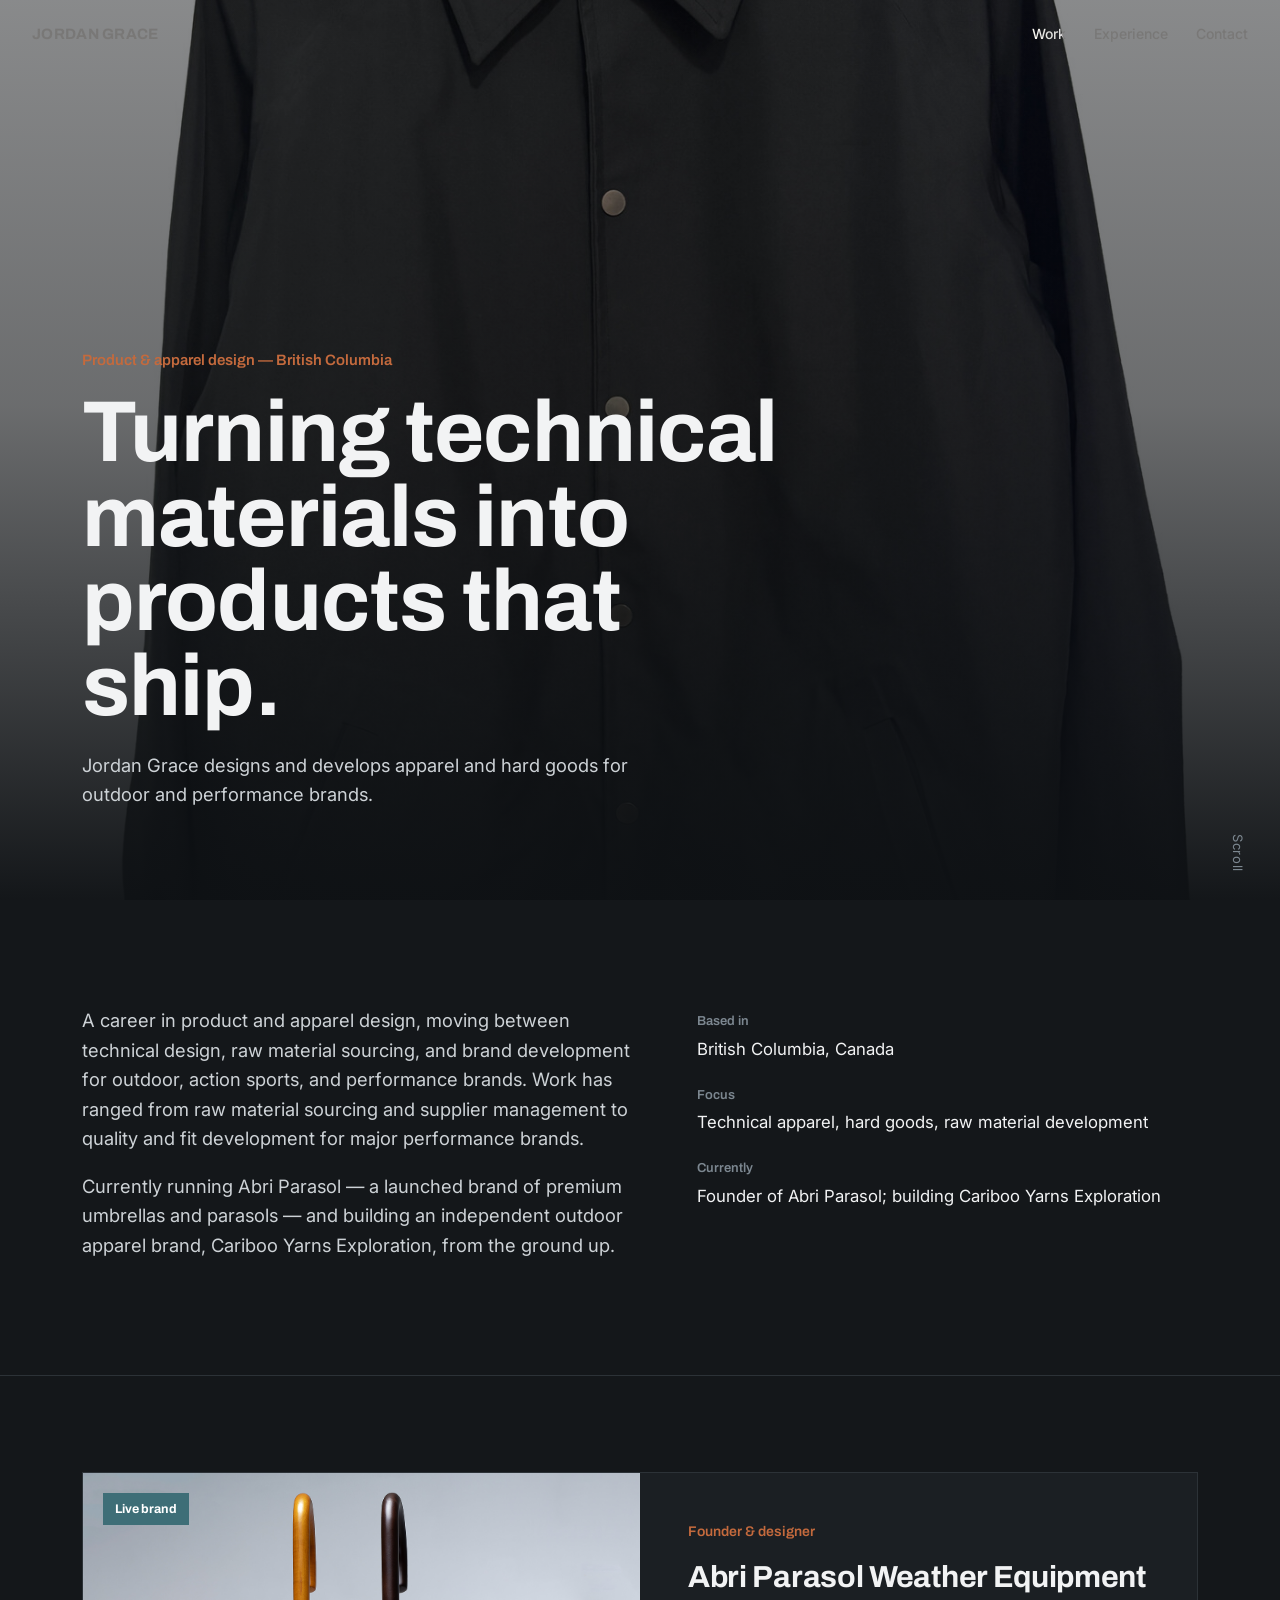
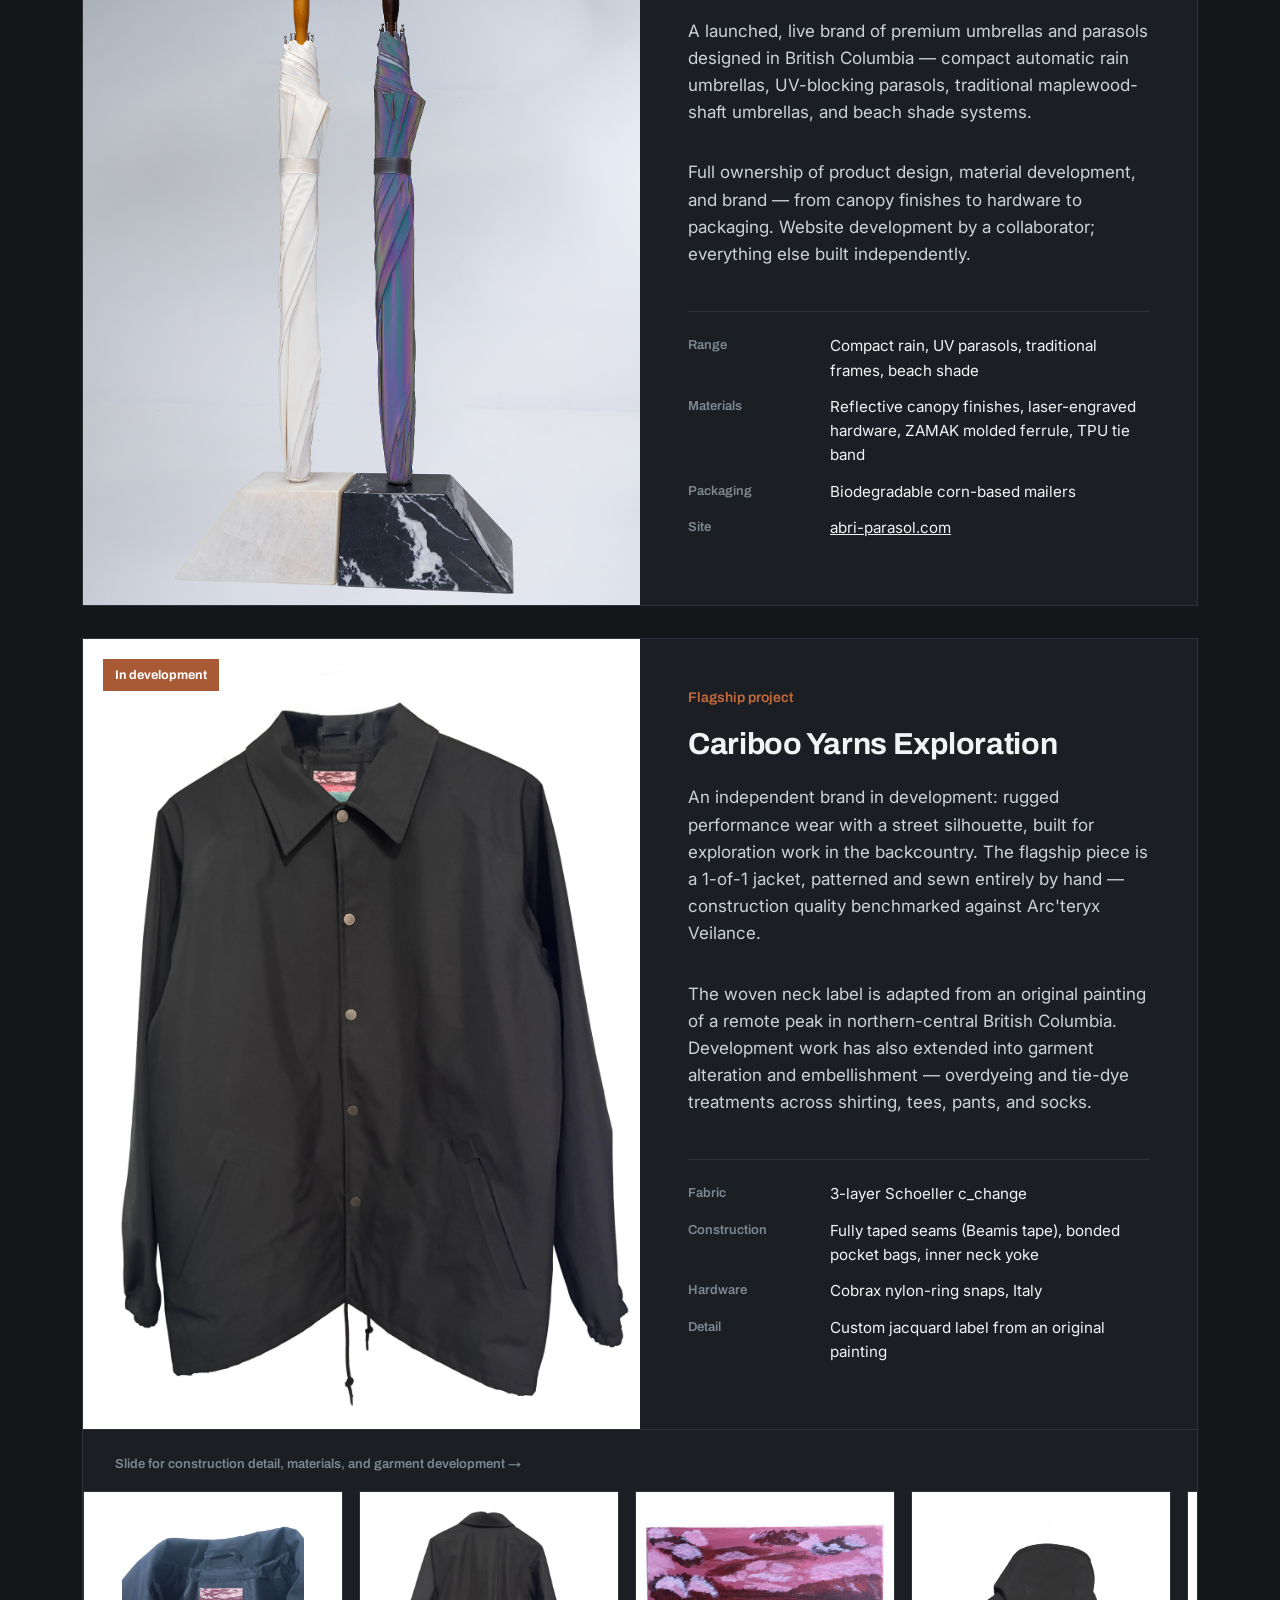
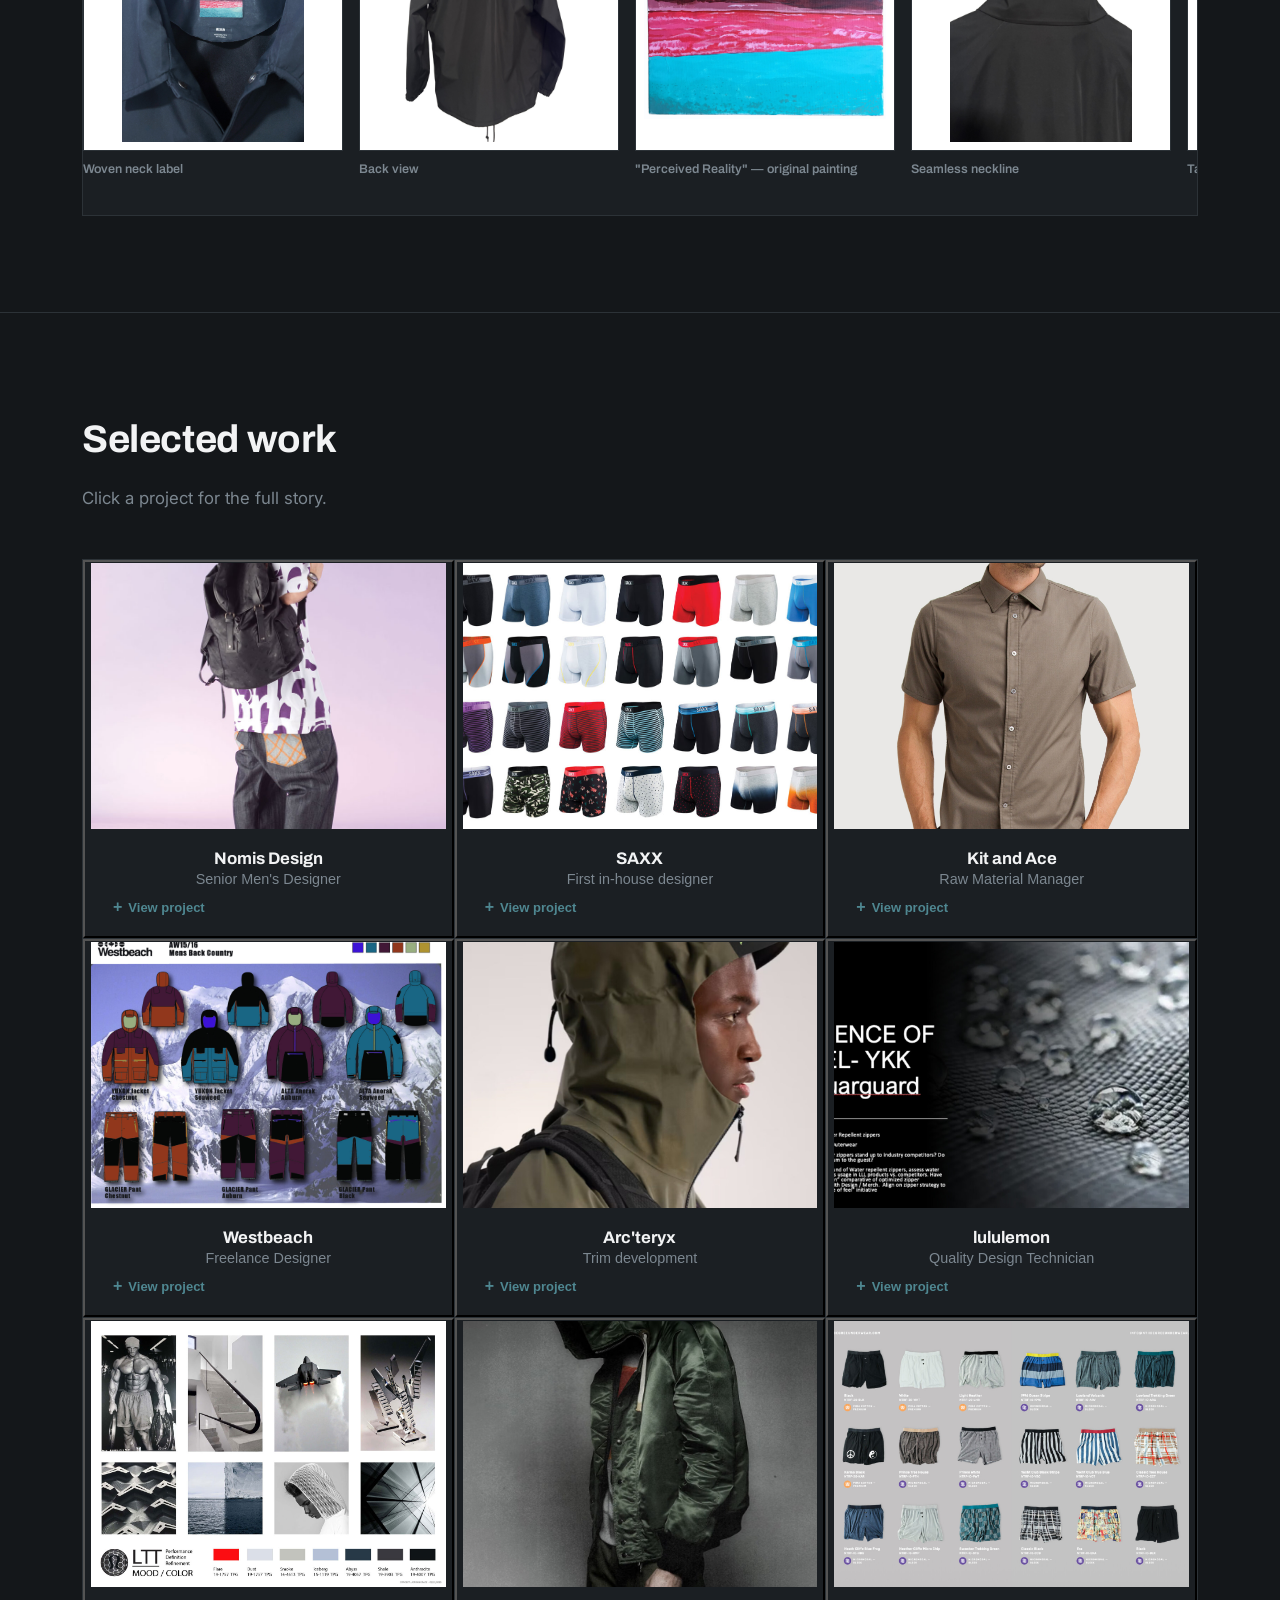
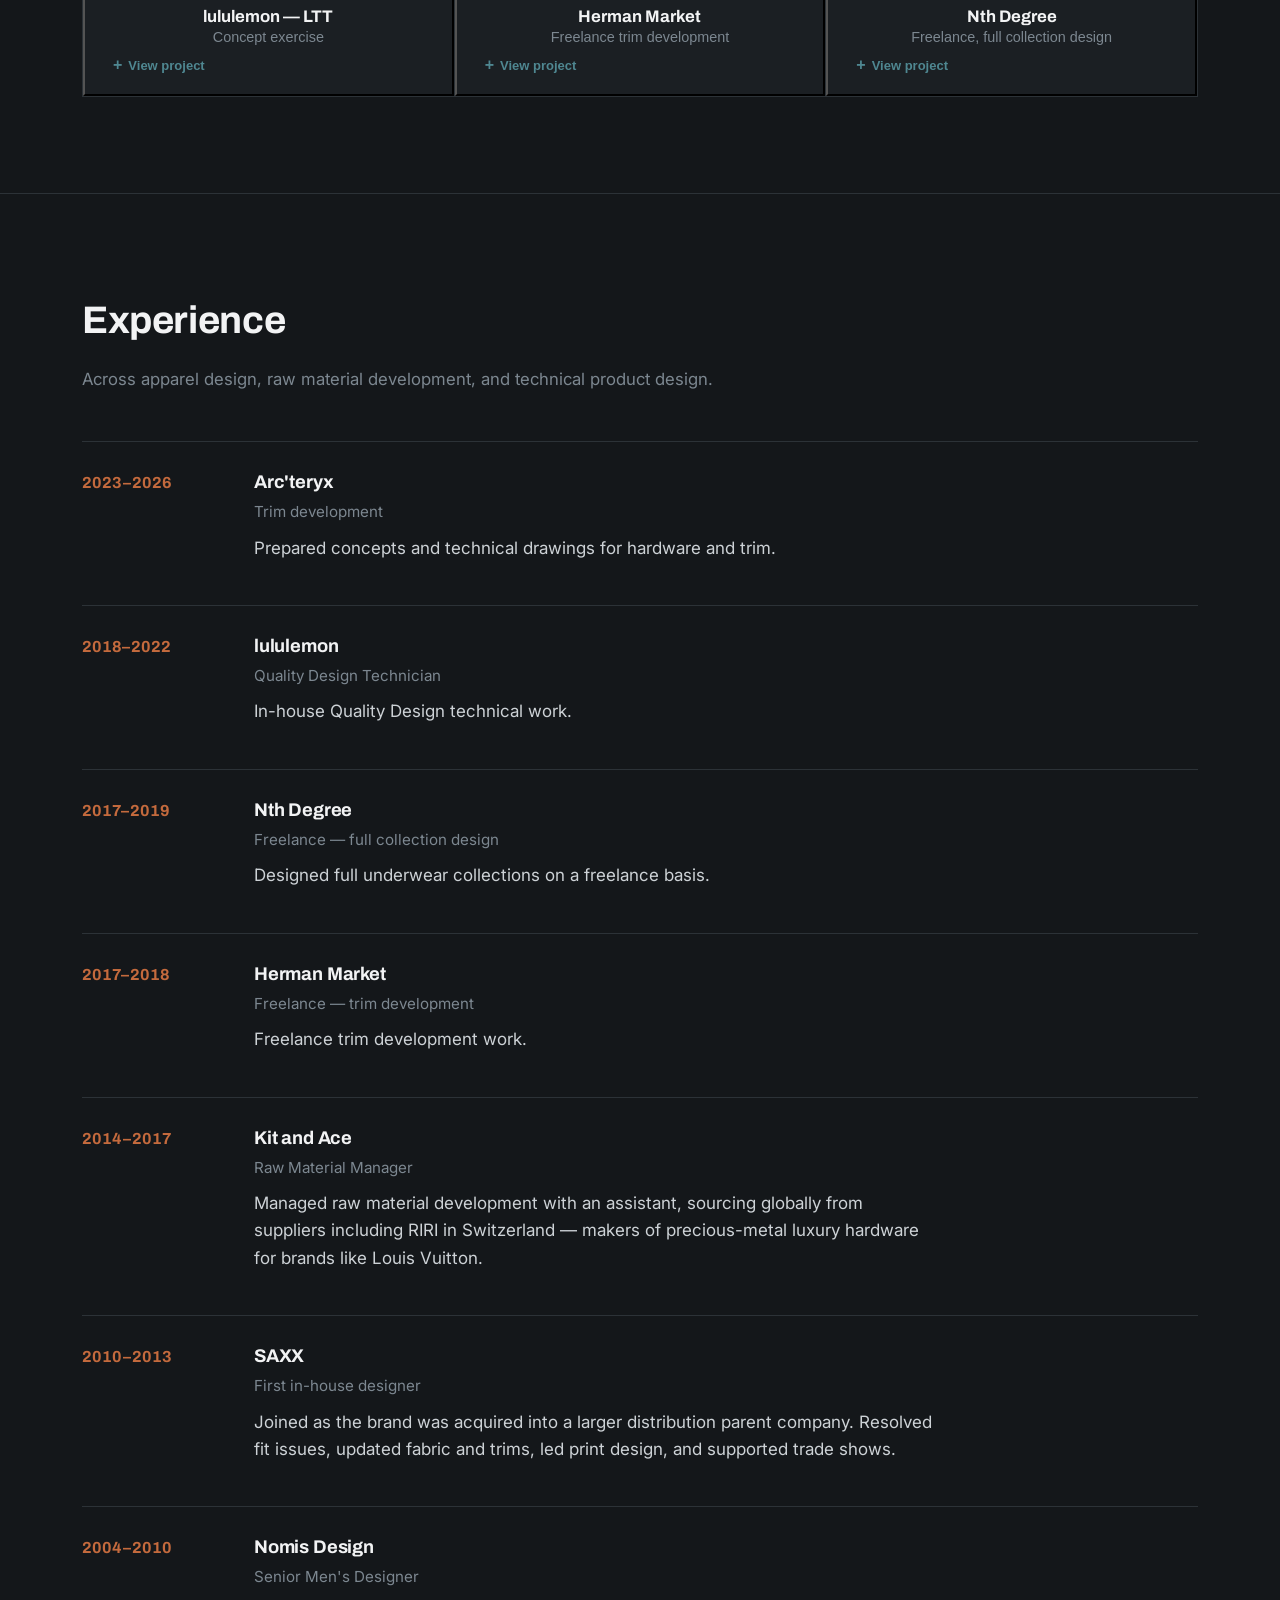
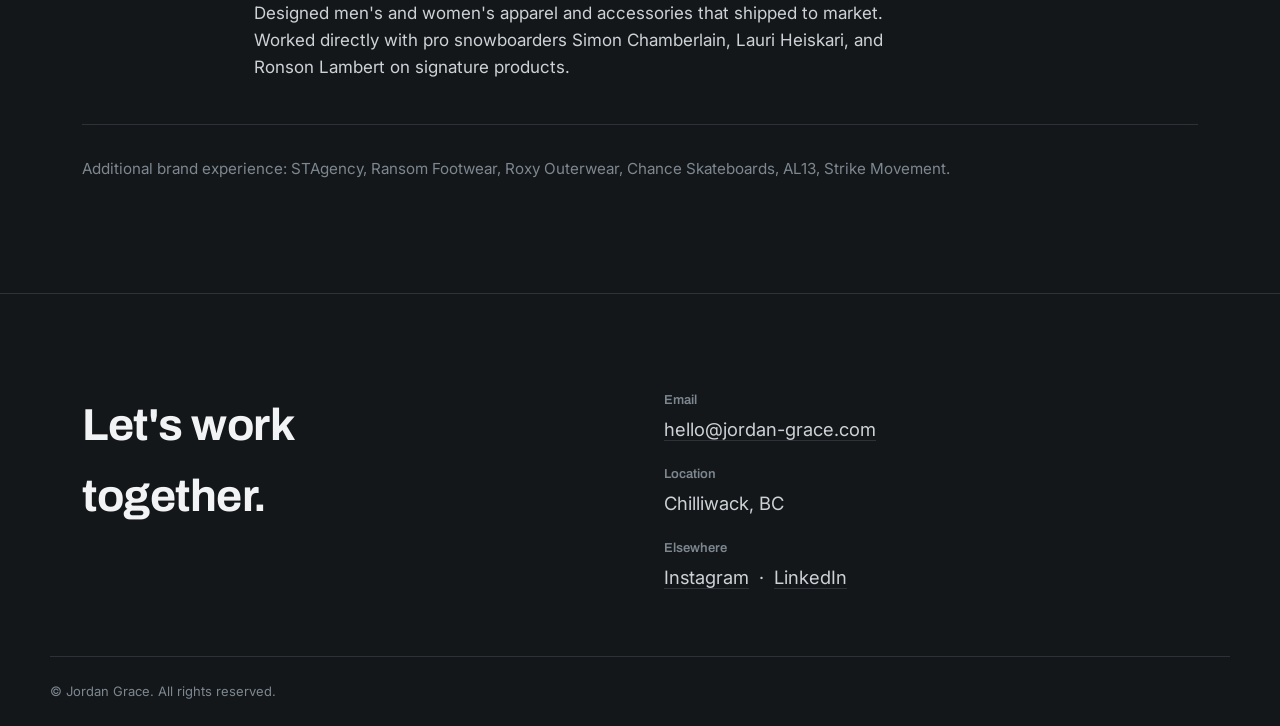
<file: index.html>
<!DOCTYPE html>
<html lang="en">
<head>
<meta charset="utf-8" />
<meta name="viewport" content="width=device-width, initial-scale=1" />
<title>Jordan Grace — Product & Apparel Design</title>
<meta name="description" content="Product and apparel design portfolio of Jordan Grace — technical design, raw material development, and brand work across Nomis, SAXX, Kit and Ace, Westbeach, and Arc'teryx." />
<link rel="preconnect" href="https://fonts.googleapis.com">
<link rel="preconnect" href="https://fonts.gstatic.com" crossorigin>
<link href="https://fonts.googleapis.com/css2?family=Archivo:wght@600;700;800&family=Inter:wght@400;500;600&display=swap" rel="stylesheet">
<link rel="stylesheet" href="assets/css/portfolio.css" />
</head>
<body>

<nav class="site-nav">
  <a class="mark" href="#top">JORDAN GRACE</a>
  <div class="links">
    <a href="#work">Work</a>
    <a href="#timeline">Experience</a>
    <a href="#contact">Contact</a>
  </div>
</nav>

<header class="hero" id="top">
  <img src="images/cby/jacket-main-web.jpg" alt="Self-made 1-of-1 technical jacket, Cariboo Yarns Exploration, front" />
  <div class="hero-content">
    <span class="hero-kicker">Product & apparel design — British Columbia</span>
    <h1>Turning technical materials into products that ship.</h1>
    <p class="hero-sub">Jordan Grace designs and develops apparel and hard goods for outdoor and performance brands.</p>
  </div>
  <span class="hero-scroll">Scroll</span>
</header>

<section class="intro">
  <div class="wrap intro-grid">
    <div>
      <p>A career in product and apparel design, moving between technical design, raw material sourcing, and brand development for outdoor, action sports, and performance brands. Work has ranged from raw material sourcing and supplier management to quality and fit development for major performance brands.</p>
      <p>Currently running Abri Parasol — a launched brand of premium umbrellas and parasols — and building an independent outdoor apparel brand, Cariboo Yarns Exploration, from the ground up.</p>
    </div>
    <dl class="intro-facts">
      <div class="fact">
        <dt>Based in</dt>
        <dd>British Columbia, Canada</dd>
      </div>
      <div class="fact">
        <dt>Focus</dt>
        <dd>Technical apparel, hard goods, raw material development</dd>
      </div>
      <div class="fact">
        <dt>Currently</dt>
        <dd>Founder of Abri Parasol; building Cariboo Yarns Exploration</dd>
      </div>
    </dl>
  </div>
</section>

<section class="featured">
  <div class="wrap">
    <div class="featured-card">
      <div class="featured-media">
        <span class="status-tag" style="background: var(--slate);">Live brand</span>
        <img src="images/abri/stick-display-both.jpg" alt="Abri Parasol traditional maplewood umbrellas" />
      </div>
      <div class="featured-body">
        <span class="eyebrow">Founder & designer</span>
        <h3>Abri Parasol Weather Equipment</h3>
        <p>A launched, live brand of premium umbrellas and parasols designed in British Columbia — compact automatic rain umbrellas, UV-blocking parasols, traditional maplewood-shaft umbrellas, and beach shade systems.</p>
        <p>Full ownership of product design, material development, and brand — from canopy finishes to hardware to packaging. Website development by a collaborator; everything else built independently.</p>
        <dl class="spec-list">
          <div><dt>Range</dt><dd>Compact rain, UV parasols, traditional frames, beach shade</dd></div>
          <div><dt>Materials</dt><dd>Reflective canopy finishes, laser-engraved hardware, ZAMAK molded ferrule, TPU tie band</dd></div>
          <div><dt>Packaging</dt><dd>Biodegradable corn-based mailers</dd></div>
          <div><dt>Site</dt><dd><a href="https://www.abri-parasol.com" target="_blank" rel="noopener">abri-parasol.com</a></dd></div>
        </dl>
      </div>
    </div>

    <div class="featured-card" style="margin-top: 32px;">
      <div class="featured-media">
        <span class="status-tag">In development</span>
        <img src="images/cby/jacket-main-web.jpg" alt="Self-made 1-of-1 technical jacket, Cariboo Yarns Exploration" />
      </div>
      <div class="featured-body">
        <span class="eyebrow">Flagship project</span>
        <h3>Cariboo Yarns Exploration</h3>
        <p>An independent brand in development: rugged performance wear with a street silhouette, built for exploration work in the backcountry. The flagship piece is a 1-of-1 jacket, patterned and sewn entirely by hand — construction quality benchmarked against Arc'teryx Veilance.</p>
        <p>The woven neck label is adapted from an original painting of a remote peak in northern-central British Columbia. Development work has also extended into garment alteration and embellishment — overdyeing and tie-dye treatments across shirting, tees, pants, and socks.</p>
        <dl class="spec-list">
          <div><dt>Fabric</dt><dd>3-layer Schoeller c_change</dd></div>
          <div><dt>Construction</dt><dd>Fully taped seams (Beamis tape), bonded pocket bags, inner neck yoke</dd></div>
          <div><dt>Hardware</dt><dd>Cobrax nylon-ring snaps, Italy</dd></div>
          <div><dt>Detail</dt><dd>Custom jacquard label from an original painting</dd></div>
        </dl>
      </div>
    </div>

    <div class="hscroll-wrap">
      <div class="hscroll-label">Slide for construction detail, materials, and garment development →</div>
      <div class="hscroll">
        <div class="hscroll-item">
          <div class="frame"><img src="images/cby/label-detail.jpg" alt="Close-up of the custom jacquard woven neck label" /></div>
          <div class="cap">Woven neck label</div>
        </div>
        <div class="hscroll-item">
          <div class="frame"><img src="images/cby/jacket-back.jpg" alt="Self-made 1-of-1 technical jacket, Cariboo Yarns Exploration, back" /></div>
          <div class="cap">Back view</div>
        </div>
        <div class="hscroll-item">
          <div class="frame"><img src="images/cby/painting.jpg" alt="Original painting, Perceived Reality, source for the woven label" /></div>
          <div class="cap">"Perceived Reality" — original painting</div>
        </div>
        <div class="hscroll-item">
          <div class="frame"><img src="images/cby/collar-construction.jpg" alt="Neck yoke and collar construction detail" /></div>
          <div class="cap">Seamless neckline</div>
        </div>
        <div class="hscroll-item">
          <div class="frame"><img src="images/cby/inside-construction.jpg" alt="Taped seams and bonded pocket bag, interior detail" /></div>
          <div class="cap">Taped seams, bonded pocket bag</div>
        </div>
        <div class="hscroll-item">
          <div class="frame"><img src="images/cby/pocket-construction.jpg" alt="Welt pocket construction detail" /></div>
          <div class="cap">Bonded welt construction</div>
        </div>
        <div class="hscroll-item">
          <div class="frame"><img src="images/cby/overdyed-shirts.jpg" alt="Overdyed shirts, solid colorways" /></div>
          <div class="cap">Overdyed shirting</div>
        </div>
        <div class="hscroll-item">
          <div class="frame"><img src="images/cby/overdyed-tees.jpg" alt="Overdyed t-shirts, solid colorways" /></div>
          <div class="cap">Overdyed tees</div>
        </div>
        <div class="hscroll-item">
          <div class="frame"><img src="images/cby/overdyed-pants.jpg" alt="Overdyed pants, solid colorways" /></div>
          <div class="cap">Overdyed pants</div>
        </div>
        <div class="hscroll-item">
          <div class="frame"><img src="images/cby/overdyed-socks.jpg" alt="Tie-dye socks" /></div>
          <div class="cap">Tie-dye socks</div>
        </div>
      </div>
    </div>
  </div>
</section>

<section class="projects" id="work">
  <div class="wrap">
    <div class="section-head">
      <h2>Selected work</h2>
      <p>Click a project for the full story.</p>
    </div>

    <div class="project-grid" id="project-grid">

      <button class="project-card" data-target="p-nomis">
        <div class="thumb"><img src="images/gallery/thumbs/02.jpg" alt="Nomis Design apparel" /></div>
        <div class="meta">
          <div class="brand">Nomis Design</div>
          <div class="role-line">Senior Men's Designer</div>
          <div class="toggle-indicator"><span class="plus">+</span> View project</div>
        </div>
      </button>

      <button class="project-card" data-target="p-saxx">
        <div class="thumb"><img src="images/gallery/thumbs/05.jpg" alt="SAXX underwear range" /></div>
        <div class="meta">
          <div class="brand">SAXX</div>
          <div class="role-line">First in-house designer</div>
          <div class="toggle-indicator"><span class="plus">+</span> View project</div>
        </div>
      </button>

      <button class="project-card" data-target="p-kitandace">
        <div class="thumb"><img src="images/kitandace/garment-web.jpg" alt="Finished Kit and Ace garment" /></div>
        <div class="meta">
          <div class="brand">Kit and Ace</div>
          <div class="role-line">Raw Material Manager</div>
          <div class="toggle-indicator"><span class="plus">+</span> View project</div>
        </div>
      </button>

      <button class="project-card" data-target="p-westbeach">
        <div class="thumb"><img src="images/westbeach/backcountry-hd.jpg" alt="Westbeach AW15/16 Back Country collection" /></div>
        <div class="meta">
          <div class="brand">Westbeach</div>
          <div class="role-line">Freelance Designer</div>
          <div class="toggle-indicator"><span class="plus">+</span> View project</div>
        </div>
      </button>

      <button class="project-card" data-target="p-arcteryx">
        <div class="thumb"><img src="images/arcteryx/hero.jpg" alt="Arc'teryx product photography" /></div>
        <div class="meta">
          <div class="brand">Arc'teryx</div>
          <div class="role-line">Trim development</div>
          <div class="toggle-indicator"><span class="plus">+</span> View project</div>
        </div>
      </button>

      <button class="project-card" data-target="p-lulu-qdt">
        <div class="thumb"><img src="images/lululemon/science-of-feel-full.jpg" alt="Science of Feel: YKK zipper research" /></div>
        <div class="meta">
          <div class="brand">lululemon</div>
          <div class="role-line">Quality Design Technician</div>
          <div class="toggle-indicator"><span class="plus">+</span> View project</div>
        </div>
      </button>

      <button class="project-card" data-target="p-lulu">
        <div class="thumb"><img src="images/gallery/thumbs/01.jpg" alt="lululemon LTT concept mood and color board" /></div>
        <div class="meta">
          <div class="brand">lululemon — LTT</div>
          <div class="role-line">Concept exercise</div>
          <div class="toggle-indicator"><span class="plus">+</span> View project</div>
        </div>
      </button>

      <button class="project-card" data-target="p-herman">
        <div class="thumb"><img src="images/herman/lookbook-38.jpg" alt="Herman Market lookbook photo" /></div>
        <div class="meta">
          <div class="brand">Herman Market</div>
          <div class="role-line">Freelance trim development</div>
          <div class="toggle-indicator"><span class="plus">+</span> View project</div>
        </div>
      </button>

      <button class="project-card" data-target="p-nthdegree">
        <div class="thumb"><img src="images/nthdegree/collection-overview-2-web.jpg" alt="Nth Degree Tailor Fit Boxer collection overview" /></div>
        <div class="meta">
          <div class="brand">Nth Degree</div>
          <div class="role-line">Freelance, full collection design</div>
          <div class="toggle-indicator"><span class="plus">+</span> View project</div>
        </div>
      </button>

    </div>

    <!-- Detail panels -->
    <div class="project-detail" id="p-nomis" data-panel>
      <div class="project-detail-inner single-col case-study">
        <div class="case-head">
          <h3>Nomis Design</h3>
          <p>Senior Men's Designer, 2004–2010. The longest tenure of any single brand, and the widest range of product across it — apparel, headwear, denim, footwear-adjacent accessories, and tech accessories, all designed and taken to market. This is the body of work with the deepest archive of references — bold, street-influenced styling that's seeing renewed relevance in current niches.</p>
          <p>Worked directly with pro snowboarders Simon Chamberlain, Lauri Heiskari, and Ronson Lambert to develop their signature products.</p>
          <div class="tags"><span>Apparel design</span><span>Accessories</span><span>Athlete collaboration</span><span>Print design</span></div>
        </div>
        <div class="badge-row wide">
          <div>
            <div class="board-frame"><img src="images/nomis/catalog-fall0708-1.jpg" alt="Nomis Design Fall 07/08 catalog spread — Lauri sweater, Dart zip hoody, Cutt shirt" /></div>
            <div class="board-caption" style="text-align:center;">Fall 07/08 — Lauri Sweater, Dart Zip Hoody, Cutt L/S Shirt</div>
          </div>
        </div>
        <div class="badge-row wide" style="margin-top: 24px;">
          <div>
            <div class="board-frame"><img src="images/nomis/catalog-fall0708-2.jpg" alt="Nomis Design Fall 07/08 catalog spread — Optimus, 2X Up, Trulli 2, Unite, Simon 3, Touch" /></div>
            <div class="board-caption" style="text-align:center;">Fall 07/08 — Optimus, 2X Up, Trulli 2, Unite, Simon 3, Touch</div>
          </div>
        </div>
        <div class="badge-row wide" style="margin-top: 24px;">
          <div>
            <div class="board-frame"><img src="images/nomis/catalog-boardshorts.jpg" alt="Nomis Design boardshort catalog spread — Squamo and Indo boardshorts" /></div>
            <div class="board-caption" style="text-align:center;">Squamo & Indo Boardshorts</div>
          </div>
        </div>
        <div class="badge-row wide" style="margin-top: 24px;">
          <div>
            <div class="board-frame"><img src="images/nomis/catalog-sp09-jackets.jpg" alt="Nomis Design Spring 09 catalog spread — Arrow, Rafe, Haze, Breaker, OG Plaid jackets" /></div>
            <div class="board-caption" style="text-align:center;">Spring 09 — Arrow, Rafe, Haze, Breaker, OG Plaid Jackets</div>
          </div>
        </div>
        <div class="badge-row wide" style="margin-top: 24px;">
          <div>
            <div class="board-frame"><img src="images/nomis/catalog-ss08-fleece.jpg" alt="Nomis Design men's fleece catalog spread — Frenzy, Simon Skool, Ronson signature series" /></div>
            <div class="board-caption" style="text-align:center;">Men's Fleece — Simon Chamberlain & Ronson Lambert signature series</div>
          </div>
        </div>
        <div class="badge-row wide" style="margin-top: 24px;">
          <div>
            <div class="board-frame"><img src="images/nomis/catalog-headwear.jpg" alt="Nomis Design New Era headwear catalog spread" /></div>
            <div class="board-caption" style="text-align:center;">New Era Headwear — DT, Stitch, Unite</div>
          </div>
        </div>
        <div class="badge-row wide" style="margin-top: 24px;">
          <div>
            <div class="board-frame" style="background:var(--surface);"><img src="images/nomis/collage-fall08.jpg" alt="Nomis Design Fall 08 range collage — headwear, shirts, outerwear, denim, accessories" /></div>
            <div class="board-caption" style="text-align:center;">Fall 08 range — headwear, shirting, outerwear, denim, accessories</div>
          </div>
        </div>
      </div>
    </div>

    <div class="project-detail" id="p-saxx" data-panel>
      <div class="project-detail-inner single-col case-study">
        <div class="case-head">
          <h3>SAXX</h3>
          <p>First in-house designer, 2010–2013, joining as the brand was acquired into a larger distribution parent company. Resolved fit issues across the line, updated fabric and trims, and led print design for new colorways and patterns.</p>
          <p>Also supported trade show presence as the brand scaled under its new distribution structure.</p>
          <div class="tags"><span>Fit development</span><span>Fabric & trim</span><span>Print design</span><span>Trade shows</span></div>
        </div>
        <div class="badge-row wide">
          <div>
            <div class="board-frame"><img src="images/saxx/line-2013.jpg" alt="SAXX 2013 full line sheet, fabric families and SKU breakdown" /></div>
            <div class="board-caption" style="text-align:center;">2013 line sheet — full assortment across nine fabric families</div>
          </div>
        </div>
        <div class="badge-row wide" style="margin-top: 24px;">
          <div>
            <div class="board-frame"><img src="images/saxx/line-2012.jpg" alt="SAXX 2012 full line sheet with SKU naming key" /></div>
            <div class="board-caption" style="text-align:center;">2012 line sheet — with SKU naming system</div>
          </div>
        </div>
      </div>
    </div>

    <div class="project-detail" id="p-kitandace" data-panel>
      <div class="project-detail-inner single-col case-study">
        <div class="case-head">
          <h3>Kit and Ace</h3>
          <p>Raw Material Manager, 2014–2017, leading raw material development with an assistant and working with some of the best suppliers in the world. Sourcing trips included RIRI in Switzerland — the same zipper and hardware supplier used by Louis Vuitton, capable of precious-metal luxury finishes and plating.</p>
          <p>Managed full trim development boards spanning zippers, buttons, cord ends, labels, and snaps for seasonal collections.</p>
          <div class="tags"><span>Raw material sourcing</span><span>Supplier management</span><span>Trim development</span><span>Switzerland — RIRI</span></div>
        </div>
        <div class="boards">
          <div>
            <div class="board-frame" style="background:var(--surface);"><img src="images/kitandace/garment-web.jpg" alt="Finished Kit and Ace garment" /></div>
            <div class="board-caption">Finished garment, seasonal collection</div>
          </div>
          <div>
            <div class="board-frame" style="background:var(--surface);"><img src="images/gallery/fulls/09.JPG" alt="RIRI hardware factory, Switzerland" /></div>
            <div class="board-caption">RIRI hardware factory, Switzerland</div>
          </div>
        </div>
        <div class="badge-row">
          <div>
            <div class="board-frame"><img src="images/gallery/fulls/10.jpg" alt="Kit and Ace raw material and trim development board" /></div>
            <div class="board-caption" style="text-align:center;">Raw material and trim development board</div>
          </div>
        </div>
      </div>
    </div>

    <div class="project-detail" id="p-westbeach" data-panel>
      <div class="project-detail-inner single-col case-study">
        <div class="case-head">
          <h3>Westbeach — AW15/16</h3>
          <p>Freelance Designer, hired through an existing industry connection for rebranding and collection work. Back Country and Classic outerwear for men's and women's lines — YUKON Jacket, ALTA Anorak, GLACIER Pant, WM-51 Jacket, Spearhead 3/4 Anorak, and Prince Anorak, across multiple colorways — plus logo and patchwork concept development for the brand.</p>
          <p>A full technical and brand design package built independently for a client, from concept through color and construction.</p>
          <div class="tags"><span>Technical design</span><span>Freelance</span><span>Outerwear</span><span>Brand identity</span></div>
        </div>

        <div class="boards">
          <div>
            <div class="board-frame"><img src="images/westbeach/backcountry-hd.jpg" alt="Westbeach AW15/16 Men's Back Country technical spec board" /></div>
            <div class="board-caption">Men's Back Country — full technical spec board</div>
          </div>
          <div>
            <div class="board-frame"><img src="images/westbeach/womens-backcountry-hd.jpg" alt="Westbeach AW15/16 Women's Back Country technical spec board" /></div>
            <div class="board-caption">Women's Back Country — WM-51 Jacket, Spearhead 3/4 Anorak</div>
          </div>
        </div>

        <div class="badge-row wide" style="margin-top: 24px;">
          <div>
            <div class="board-frame"><img src="images/westbeach/classic-hd.jpg" alt="Westbeach AW15/16 Men's Classic collection technical spec board" /></div>
            <div class="board-caption" style="text-align:center;">Men's Classic Collection — M51 Jacket, Prince Anorak</div>
          </div>
        </div>

        <div class="badge-row wide" style="margin-top: 24px;">
          <div>
            <div class="board-frame"><img src="images/westbeach/logo-concepts.jpg" alt="Westbeach logo and patchwork concept development" /></div>
            <div class="board-caption" style="text-align:center;">Logo & patchwork concept development</div>
          </div>
        </div>
      </div>
    </div>

    <div class="project-detail" id="p-arcteryx" data-panel>
      <div class="project-detail-inner single-col case-study">
        <div class="case-head">
          <h3>Arc'teryx</h3>
          <p>Trim development, 2023–2026. Prepared concepts and technical drawings for hardware and trim components, taken through to final-appearance renders at scale with front, back, and side callouts.</p>
          <div class="tags"><span>Trim design</span><span>Technical drawing</span><span>Hardware</span></div>
        </div>
        <div class="boards">
          <div>
            <div class="board-frame" style="background:var(--surface);"><img src="images/arcteryx/hero.jpg" alt="Arc'teryx product photography" /></div>
            <div class="board-caption">Product photography</div>
          </div>
          <div>
            <div class="board-frame"><img src="images/gallery/fulls/08.jpg" alt="Arc'teryx trim development renders, full view" /></div>
            <div class="board-caption">Trim development renders — final appearance, scale callouts</div>
          </div>
        </div>
      </div>
    </div>

    <div class="project-detail" id="p-lulu" data-panel>
      <div class="project-detail-inner">
        <img src="images/gallery/fulls/01.jpg" alt="lululemon LTT concept board, full view" />
        <div class="copy">
          <h3>lululemon — LTT</h3>
          <p>A concept design exercise created for a design role application at lululemon, separate from an in-house Quality Design Technician position held with the brand from 2018–2022. The board develops a cohesive branding package for lululemon's men's performance line — mood and color direction (Performance, Definition, Refinement) alongside early trim concepts.</p>
          <p>Included here as a design exercise rather than a production credit.</p>
          <div class="tags"><span>Concept exercise</span><span>Mood & color</span><span>Trend direction</span></div>
        </div>
      </div>
    </div>

    <div class="project-detail" id="p-lulu-qdt" data-panel>
      <div class="project-detail-inner single-col case-study">
        <div class="case-head">
          <h3>lululemon</h3>
          <p>Quality Design Technician, 2018–2022. In-house Quality Design technical work, spanning third-party lab testing coordination, materials research, and cold-weather performance validation.</p>
          <p>Coordinated third-party garment testing with labs including Bureau Veritas, and partnered with Kansas State University's Institute for Environmental Research on a thermal insulation study for cold-weather outerwear, using a heated thermal manikin and FLIR infrared imaging to validate insulation performance. Led original zipper materials research ("Science of Feel") comparing water-repellent zipper systems against industry competitors, and maintained a full technical reference guide across zipper types and constructions.</p>
          <div class="tags"><span>Quality testing</span><span>Materials research</span><span>Thermal performance</span><span>Lab coordination</span></div>
        </div>
        <div class="boards">
          <div>
            <div class="board-frame"><img src="images/lululemon/thermal-manikin.jpg" alt="Thermal manikin dressed for cold-weather insulation testing" /></div>
            <div class="board-caption">Thermal manikin testing, cold-weather ensemble — Kansas State University Institute for Environmental Research</div>
          </div>
          <div>
            <div class="board-frame"><img src="images/lululemon/flir-thermal.jpg" alt="FLIR infrared thermal image used in insulation testing" /></div>
            <div class="board-caption">FLIR infrared imaging, insulation performance analysis</div>
          </div>
        </div>
        <div class="badge-row wide">
          <div>
            <div class="board-frame"><img src="images/lululemon/science-of-feel-full.jpg" alt="Science of Feel: YKK zipper research, purpose and scope" /></div>
            <div class="board-caption" style="text-align:center;">"Science of Feel: YKK" — zipper materials research</div>
          </div>
        </div>
      </div>
    </div>

    <div class="project-detail" id="p-herman" data-panel>
      <div class="project-detail-inner single-col case-study">
        <div class="case-head">
          <h3>Herman Market</h3>
          <p>Freelance trim development, 2017–2018. Developed a full trim master package — content labels, patches, waistband trims, tack buttons, and hem tags — specified down to size, supplier (K n K Accessories, PRYM Asia), unit cost, and minimum order quantity. Work included hands-on trim application on physical samples, fitting and positioning custom hardware and patches directly on garments, using an in-house development lab equipped with sewing machines.</p>
          <div class="tags"><span>Trim development</span><span>Trim application</span><span>Technical specification</span><span>Freelance</span></div>
        </div>
        <div class="badge-row" style="margin-bottom: 32px;">
          <div>
            <div class="board-frame" style="background:var(--surface); max-width: 420px;"><img src="images/herman/lookbook-38.jpg" alt="Herman Market lookbook photo" /></div>
            <div class="board-caption" style="text-align:center;">Fall/Winter 2018 lookbook</div>
          </div>
        </div>

        <div class="boards">
          <div>
            <div class="board-frame"><img src="images/herman/patches.jpg" alt="Woven patch samples, Herman Market" /></div>
            <div class="board-caption">Woven patch samples</div>
          </div>
          <div>
            <div class="board-frame"><img src="images/herman/puller-orientation.jpg" alt="Zipper puller orientation fitted on a sample garment" /></div>
            <div class="board-caption">Zipper puller orientation, fitted on sample</div>
          </div>
        </div>
      </div>
    </div>

    <div class="project-detail" id="p-nthdegree" data-panel>
      <div class="project-detail-inner single-col case-study">
        <div class="case-head">
          <h3>Nth Degree</h3>
          <p>Freelance, 2017–2019. Designed full underwear collections for the brand — boxer briefs and tailored boxers across multiple fabrications (Micro Modal, Pima Cotton) and colorways, all shipped to market.</p>
          <div class="tags"><span>Full collection design</span><span>Freelance</span><span>Underwear</span></div>
        </div>
        <div class="boards">
          <div>
            <div class="board-frame"><img src="images/nthdegree/mover.jpg" alt="Mover boxer brief, topographic print, technical nylon mesh" /></div>
            <div class="board-caption">Mover — technical nylon mesh, semi-compression boxer brief</div>
          </div>
          <div>
            <div class="board-frame"><img src="images/nthdegree/era.jpg" alt="Era boxer, vintage baseball print, Micro Modal" /></div>
            <div class="board-caption">Era — vintage baseball print, Micro Modal</div>
          </div>
        </div>
        <div class="boards">
          <div>
            <div class="board-frame"><img src="images/nthdegree/collection-overview-2-web.jpg" alt="Nth Degree Tailor Fit Boxer collection overview" /></div>
            <div class="board-caption">Tailor Fit Boxer collection overview</div>
          </div>
          <div>
            <div class="board-frame"><img src="images/nthdegree/collection-overview-web.jpg" alt="Nth Degree boxer collection overview, full line sheet" /></div>
            <div class="board-caption">Boxer Brief collection overview — Micromodal Sleek and Pima Cotton Premium lines</div>
          </div>
        </div>
      </div>
    </div>

  </div>
</section>

<section class="timeline" id="timeline">
  <div class="wrap">
    <div class="section-head">
      <h2>Experience</h2>
      <p>Across apparel design, raw material development, and technical product design.</p>
    </div>
    <div class="timeline-list">
      <div class="timeline-item">
        <div class="years">2023–2026</div>
        <div class="role">
          <h4>Arc'teryx</h4>
          <div class="place">Trim development</div>
          <p class="desc">Prepared concepts and technical drawings for hardware and trim.</p>
        </div>
      </div>
      <div class="timeline-item">
        <div class="years">2018–2022</div>
        <div class="role">
          <h4>lululemon</h4>
          <div class="place">Quality Design Technician</div>
          <p class="desc">In-house Quality Design technical work.</p>
        </div>
      </div>
      <div class="timeline-item">
        <div class="years">2017–2019</div>
        <div class="role">
          <h4>Nth Degree</h4>
          <div class="place">Freelance — full collection design</div>
          <p class="desc">Designed full underwear collections on a freelance basis.</p>
        </div>
      </div>
      <div class="timeline-item">
        <div class="years">2017–2018</div>
        <div class="role">
          <h4>Herman Market</h4>
          <div class="place">Freelance — trim development</div>
          <p class="desc">Freelance trim development work.</p>
        </div>
      </div>
      <div class="timeline-item">
        <div class="years">2014–2017</div>
        <div class="role">
          <h4>Kit and Ace</h4>
          <div class="place">Raw Material Manager</div>
          <p class="desc">Managed raw material development with an assistant, sourcing globally from suppliers including RIRI in Switzerland — makers of precious-metal luxury hardware for brands like Louis Vuitton.</p>
        </div>
      </div>
      <div class="timeline-item">
        <div class="years">2010–2013</div>
        <div class="role">
          <h4>SAXX</h4>
          <div class="place">First in-house designer</div>
          <p class="desc">Joined as the brand was acquired into a larger distribution parent company. Resolved fit issues, updated fabric and trims, led print design, and supported trade shows.</p>
        </div>
      </div>
      <div class="timeline-item">
        <div class="years">2004–2010</div>
        <div class="role">
          <h4>Nomis Design</h4>
          <div class="place">Senior Men's Designer</div>
          <p class="desc">Designed men's and women's apparel and accessories that shipped to market. Worked directly with pro snowboarders Simon Chamberlain, Lauri Heiskari, and Ronson Lambert on signature products.</p>
        </div>
      </div>
    </div>
    <p style="margin-top: 32px; color: var(--text-muted); font-size: 0.95rem;">Additional brand experience: STAgency, Ransom Footwear, Roxy Outerwear, Chance Skateboards, AL13, Strike Movement.</p>
  </div>
</section>


<section class="contact" id="contact">
  <div class="wrap contact-grid">
    <h2>Let's work together.</h2>
    <dl class="contact-items">
      <div>
        <dt>Email</dt>
        <dd><a href="mailto:hello@jordan-grace.com">hello@jordan-grace.com</a></dd>
      </div>
      <div>
        <dt>Location</dt>
        <dd>Chilliwack, BC</dd>
      </div>
      <div>
        <dt>Elsewhere</dt>
        <dd><a href="https://www.instagram.com/_jiggs" target="_blank" rel="noopener">Instagram</a> &nbsp;·&nbsp; <a href="https://www.linkedin.com/in/jordangrace" target="_blank" rel="noopener">LinkedIn</a></dd>
      </div>
    </dl>
  </div>
</section>

<div class="wrap foot">&copy; Jordan Grace. All rights reserved.</div>

<script>
document.querySelectorAll('.project-card').forEach(function (card) {
  card.addEventListener('click', function () {
    var targetId = card.getAttribute('data-target');
    var panel = document.getElementById(targetId);
    var wasOpen = panel.classList.contains('is-open');

    document.querySelectorAll('.project-detail.is-open').forEach(function (p) {
      p.classList.remove('is-open');
      p.style.maxHeight = '';
    });
    document.querySelectorAll('.project-card.is-open').forEach(function (c) {
      c.classList.remove('is-open');
      c.querySelector('.toggle-indicator').innerHTML = '<span class="plus">+</span> View project';
    });

    if (!wasOpen) {
      panel.classList.add('is-open');
      panel.style.maxHeight = panel.scrollHeight + 'px';
      card.classList.add('is-open');
      card.querySelector('.toggle-indicator').innerHTML = '<span class="plus">+</span> Close';
      setTimeout(function () {
        panel.scrollIntoView({ behavior: 'smooth', block: 'nearest' });
      }, 120);
    }
  });
});

window.addEventListener('resize', function () {
  var openPanel = document.querySelector('.project-detail.is-open');
  if (openPanel) { openPanel.style.maxHeight = openPanel.scrollHeight + 'px'; }
});
</script>

</body>
</html>
</file>
<file: assets/css/portfolio.css>
/* ===========================================================
   Jordan Grace — Portfolio
   Design tokens
=========================================================== */

:root {
  --bg: #14171a;
  --surface: #1b1f23;
  --surface-raised: #21262b;
  --line: #2c3237;
  --text: #cdd2d6;
  --text-bright: #f2f3f4;
  --text-muted: #7c8790;
  --rust: #a85a34;
  --rust-bright: #c46a3d;
  --slate: #3e6e77;
  --slate-bright: #4f8791;

  --font-display: "Archivo", "Arial Narrow", sans-serif;
  --font-body: "Inter", -apple-system, BlinkMacSystemFont, "Segoe UI", sans-serif;

  --max: 1180px;
}

* { box-sizing: border-box; }

html {
  scroll-behavior: smooth;
}

@media (prefers-reduced-motion: reduce) {
  html { scroll-behavior: auto; }
  * { animation-duration: 0.01ms !important; animation-iteration-count: 1 !important; transition-duration: 0.01ms !important; }
}

body {
  margin: 0;
  background: var(--bg);
  color: var(--text);
  font-family: var(--font-body);
  font-size: 17px;
  line-height: 1.6;
  -webkit-font-smoothing: antialiased;
}

img { max-width: 100%; display: block; }

a { color: inherit; }

h1, h2, h3, h4 {
  font-family: var(--font-display);
  color: var(--text-bright);
  margin: 0;
  font-weight: 700;
  letter-spacing: -0.01em;
}

.wrap {
  max-width: var(--max);
  margin: 0 auto;
  padding: 0 32px;
}

:focus-visible {
  outline: 2px solid var(--rust-bright);
  outline-offset: 3px;
}

/* ===========================================================
   Nav
=========================================================== */

.site-nav {
  position: fixed;
  top: 0;
  left: 0;
  right: 0;
  z-index: 50;
  display: flex;
  justify-content: space-between;
  align-items: center;
  padding: 22px 32px;
  mix-blend-mode: difference;
}

.site-nav .mark {
  font-family: var(--font-display);
  font-weight: 700;
  font-size: 15px;
  color: #fff;
  text-decoration: none;
  letter-spacing: 0.02em;
}

.site-nav .links {
  display: flex;
  gap: 28px;
}

.site-nav .links a {
  color: #fff;
  text-decoration: none;
  font-size: 14px;
  font-weight: 500;
}

/* ===========================================================
   Hero
=========================================================== */

.hero {
  position: relative;
  min-height: 100vh;
  display: flex;
  align-items: flex-end;
  overflow: hidden;
  background: #05070a;
}

.hero picture,
.hero img {
  position: absolute;
  inset: 0;
  width: 100%;
  height: 100%;
  object-fit: cover;
  object-position: 32% center;
  opacity: 0.62;
}

.hero::after {
  content: "";
  position: absolute;
  inset: 0;
  background: linear-gradient(180deg, rgba(10,12,14,0.15) 0%, rgba(10,12,14,0.35) 45%, rgba(14,17,20,0.96) 100%);
}

.hero-content {
  position: relative;
  z-index: 2;
  width: 100%;
  padding: 0 32px 72px;
  max-width: var(--max);
  margin: 0 auto;
}

.hero-kicker {
  color: var(--rust-bright);
  font-family: var(--font-display);
  font-weight: 600;
  font-size: 15px;
  margin-bottom: 18px;
  display: block;
}

.hero h1 {
  font-size: clamp(2.6rem, 7vw, 5.4rem);
  line-height: 0.98;
  max-width: 14ch;
}

.hero-sub {
  margin-top: 22px;
  max-width: 46ch;
  font-size: 1.15rem;
  color: var(--text);
}

.hero-scroll {
  position: absolute;
  bottom: 28px;
  right: 32px;
  z-index: 2;
  color: var(--text-muted);
  font-size: 13px;
  writing-mode: vertical-rl;
  letter-spacing: 0.05em;
}

/* ===========================================================
   Section shell
=========================================================== */

section {
  padding: 96px 0;
}

.section-head {
  margin-bottom: 48px;
  max-width: 62ch;
}

.section-head h2 {
  font-size: clamp(1.7rem, 3.4vw, 2.4rem);
}

.section-head p {
  margin-top: 14px;
  color: var(--text-muted);
  font-size: 1.05rem;
}

/* ===========================================================
   Intro
=========================================================== */

.intro {
  padding-top: 88px;
  border-bottom: 1px solid var(--line);
}

.intro-grid {
  display: grid;
  grid-template-columns: 1.1fr 1fr;
  gap: 64px;
  align-items: start;
}

.intro p {
  font-size: 1.15rem;
  color: var(--text);
}

.intro p + p { margin-top: 18px; }

.intro-facts {
  display: grid;
  gap: 22px;
  padding-top: 6px;
}

.fact dt {
  font-family: var(--font-display);
  color: var(--text-muted);
  font-size: 13px;
  font-weight: 600;
}

.fact dd {
  margin: 4px 0 0;
  color: var(--text-bright);
  font-size: 1.05rem;
}

@media (max-width: 860px) {
  .intro-grid { grid-template-columns: 1fr; gap: 36px; }
}

/* ===========================================================
   Featured project (Cariboo Yarns)
=========================================================== */

.featured {
  border-bottom: 1px solid var(--line);
}

.featured-card {
  display: grid;
  grid-template-columns: 1fr 1fr;
  gap: 0;
  background: var(--surface);
  border: 1px solid var(--line);
}

.featured-media {
  position: relative;
  min-height: 420px;
  background: #0c0e10;
}

.featured-media img {
  width: 100%;
  height: 100%;
  object-fit: cover;
  position: absolute;
  inset: 0;
}

.status-tag {
  position: absolute;
  top: 20px;
  left: 20px;
  z-index: 2;
  background: var(--rust);
  color: #fff;
  font-family: var(--font-display);
  font-size: 12.5px;
  font-weight: 700;
  padding: 6px 12px;
}

.featured-body {
  padding: 48px;
  display: flex;
  flex-direction: column;
  justify-content: center;
}

/* ===========================================================
   Horizontal sliding detail gallery
=========================================================== */

.hscroll-wrap {
  border: 1px solid var(--line);
  border-top: none;
  background: var(--surface);
  padding: 24px 0 28px;
}

.hscroll-label {
  padding: 0 32px 16px;
  font-family: var(--font-display);
  font-size: 13px;
  font-weight: 600;
  color: var(--text-muted);
}

.hscroll {
  display: flex;
  gap: 16px;
  overflow-x: auto;
  scroll-snap-type: x proximity;
  padding: 0 32px 8px;
  -webkit-overflow-scrolling: touch;
}

.hscroll::-webkit-scrollbar {
  height: 8px;
}
.hscroll::-webkit-scrollbar-thumb {
  background: var(--line);
}
.hscroll::-webkit-scrollbar-track {
  background: transparent;
}

.hscroll-item {
  flex: 0 0 auto;
  width: 260px;
  scroll-snap-align: start;
}

.hscroll-item .frame {
  background: #fff;
  padding: 8px;
  border: 1px solid var(--line);
  height: 260px;
  display: flex;
  align-items: center;
  justify-content: center;
  overflow: hidden;
}

.hscroll-item .frame img {
  max-width: 100%;
  max-height: 100%;
  object-fit: contain;
}

.hscroll-item .cap {
  margin-top: 8px;
  font-size: 12.5px;
  color: var(--text-muted);
  font-weight: 600;
  font-family: var(--font-display);
}

.featured-body .eyebrow {
  color: var(--rust-bright);
  font-family: var(--font-display);
  font-weight: 600;
  font-size: 14px;
}

.featured-body h3 {
  font-size: 1.9rem;
  margin-top: 10px;
}

.featured-body p {
  color: var(--text);
  margin-top: 16px;
}

.spec-list {
  margin-top: 26px;
  padding-top: 22px;
  border-top: 1px solid var(--line);
  display: grid;
  gap: 12px;
}

.spec-list div {
  display: grid;
  grid-template-columns: 130px 1fr;
  gap: 12px;
  font-size: 0.95rem;
}

.spec-list dt {
  color: var(--text-muted);
  font-family: var(--font-display);
  font-weight: 600;
  font-size: 13px;
  padding-top: 1px;
}

.spec-list dd {
  margin: 0;
  color: var(--text-bright);
}

@media (max-width: 860px) {
  .featured-card { grid-template-columns: 1fr; }
  .featured-media { min-height: 320px; }
  .featured-body { padding: 32px; }
}

/* ===========================================================
   Timeline
=========================================================== */

.timeline {
  border-bottom: 1px solid var(--line);
}

.timeline-list {
  border-top: 1px solid var(--line);
}

.timeline-item {
  display: grid;
  grid-template-columns: 140px 1fr;
  gap: 32px;
  padding: 26px 0;
  border-bottom: 1px solid var(--line);
}

.timeline-item .years {
  font-family: var(--font-display);
  font-weight: 700;
  color: var(--rust-bright);
  font-size: 1rem;
  padding-top: 2px;
}

.timeline-item .role h4 {
  font-size: 1.15rem;
}

.timeline-item .role .place {
  color: var(--text-muted);
  font-size: 0.95rem;
  margin-top: 3px;
}

.timeline-item .role p.desc {
  margin-top: 10px;
  color: var(--text);
  max-width: 62ch;
}

@media (max-width: 640px) {
  .timeline-item { grid-template-columns: 1fr; gap: 8px; }
}

/* ===========================================================
   Project grid (expandable cards)
=========================================================== */

.projects {
  border-bottom: 1px solid var(--line);
}

.project-grid {
  display: grid;
  grid-template-columns: repeat(3, 1fr);
  gap: 1px;
  background: var(--line);
  border: 1px solid var(--line);
}

.project-card {
  background: var(--surface);
  cursor: pointer;
  overflow: hidden;
}

.project-card .thumb {
  position: relative;
  aspect-ratio: 4 / 3;
  overflow: hidden;
  background: #0c0e10;
}

.project-card .thumb img {
  width: 100%;
  height: 100%;
  object-fit: cover;
  transition: transform 0.5s ease;
}

.project-card:hover .thumb img,
.project-card.is-open .thumb img {
  transform: scale(1.04);
}

.project-card .meta {
  padding: 20px 22px;
}

.project-card .meta .brand {
  font-family: var(--font-display);
  font-weight: 700;
  font-size: 1.05rem;
  color: var(--text-bright);
}

.project-card .meta .role-line {
  color: var(--text-muted);
  font-size: 0.9rem;
  margin-top: 3px;
}

.project-card .meta .toggle-indicator {
  margin-top: 12px;
  font-size: 13px;
  color: var(--slate-bright);
  font-weight: 600;
  display: flex;
  align-items: center;
  gap: 6px;
}

.project-card .toggle-indicator .plus {
  display: inline-block;
  transition: transform 0.25s ease;
  font-size: 16px;
  line-height: 1;
}

.project-card.is-open .toggle-indicator .plus {
  transform: rotate(45deg);
}

.project-detail {
  grid-column: 1 / -1;
  max-height: 0;
  overflow: hidden;
  background: var(--surface-raised);
  transition: max-height 0.4s ease;
}

.project-detail.is-open {
  max-height: 20000px;
}

.project-detail-inner {
  padding: 44px;
  display: grid;
  grid-template-columns: 1fr 1.1fr;
  gap: 44px;
}

.project-detail-inner img {
  width: 100%;
  border: 1px solid var(--line);
}

.project-detail-inner .copy p {
  color: var(--text);
}

.project-detail-inner .copy p + p {
  margin-top: 14px;
}

.project-detail-inner .tags {
  margin-top: 20px;
  display: flex;
  flex-wrap: wrap;
  gap: 8px;
}

.project-detail-inner .tags span {
  font-size: 12.5px;
  font-family: var(--font-display);
  font-weight: 600;
  color: var(--slate-bright);
  border: 1px solid var(--slate);
  padding: 5px 10px;
}

@media (max-width: 900px) {
  .project-grid { grid-template-columns: 1fr 1fr; }
  .project-detail-inner { grid-template-columns: 1fr; }
}

.project-detail-inner.single-col {
  grid-template-columns: 1fr;
}

@media (max-width: 600px) {
  .project-grid { grid-template-columns: 1fr; }
}

/* ===========================================================
   Contact
=========================================================== */

.contact {
  padding-bottom: 64px;
}

.contact-grid {
  display: grid;
  grid-template-columns: 1fr 1fr;
  gap: 48px;
}

.contact h2 {
  font-size: clamp(1.9rem, 4vw, 2.8rem);
  max-width: 12ch;
}

.contact-items {
  list-style: none;
  padding: 0;
  margin: 0;
  display: grid;
  gap: 20px;
}

.contact-items dt {
  font-family: var(--font-display);
  font-size: 13px;
  color: var(--text-muted);
  font-weight: 600;
}

.contact-items dd {
  margin: 4px 0 0;
  font-size: 1.15rem;
}

.contact-items a {
  text-decoration: none;
  border-bottom: 1px solid var(--line);
}

.contact-items a:hover {
  border-color: var(--rust-bright);
  color: var(--rust-bright);
}

@media (max-width: 760px) {
  .contact-grid { grid-template-columns: 1fr; }
}

.foot {
  border-top: 1px solid var(--line);
  padding: 24px 0;
  color: var(--text-muted);
  font-size: 13px;
}

/* ===========================================================
   Case study (Westbeach-style editorial detail)
=========================================================== */

.case-study {
  grid-column: 1 / -1;
  padding: 8px 4px 4px;
}

.case-study .case-head {
  max-width: 68ch;
  margin-bottom: 8px;
}

.case-study .case-head p {
  color: var(--text);
  margin-top: 14px;
}

.case-study .palette {
  display: flex;
  gap: 10px;
  margin: 28px 0 40px;
  flex-wrap: wrap;
}

.case-study .palette .chip {
  width: 52px;
  height: 52px;
  border: 1px solid var(--line);
}

.case-study .board-frame {
  background: #fff;
  padding: 28px;
  border: 1px solid var(--line);
}

.case-study .boards {
  display: grid;
  grid-template-columns: 1fr 1fr;
  gap: 24px;
  margin-bottom: 24px;
}

.case-study .board-caption {
  margin-top: 10px;
  font-family: var(--font-display);
  font-size: 13px;
  color: var(--text-muted);
  font-weight: 600;
}

.case-study .badge-row {
  display: flex;
  justify-content: center;
  margin-top: 24px;
}

.case-study .badge-row .board-frame {
  max-width: 380px;
}

.case-study .badge-row.wide .board-frame {
  max-width: 100%;
}

@media (max-width: 860px) {
  .case-study .boards { grid-template-columns: 1fr; }
}

.case-study .garment-showcase {
  background: linear-gradient(180deg, #23282d 0%, #1a1e22 100%);
  border: 1px solid var(--line);
  padding: 56px 40px 40px;
  margin-bottom: 32px;
}

.case-study .garment-showcase h4 {
  font-size: 14px;
  color: var(--text-muted);
  font-weight: 600;
  margin-bottom: 32px;
  text-align: center;
}

.garment-row {
  display: flex;
  align-items: flex-end;
  justify-content: center;
  gap: 4px;
  flex-wrap: wrap;
}

.garment-item {
  width: 15.5%;
  min-width: 140px;
  text-align: center;
  transition: transform 0.3s ease;
}

.garment-item:nth-child(2) { transform: translateY(18px); }
.garment-item:nth-child(4) { transform: translateY(24px); }
.garment-item:nth-child(6) { transform: translateY(10px); }

.garment-item:hover {
  transform: translateY(-10px) scale(1.03);
  z-index: 2;
}
.garment-item:nth-child(2):hover { transform: translateY(8px) scale(1.03); }
.garment-item:nth-child(4):hover { transform: translateY(14px) scale(1.03); }
.garment-item:nth-child(6):hover { transform: translateY(0px) scale(1.03); }

.garment-item img {
  width: 100%;
  filter: drop-shadow(0 18px 24px rgba(0,0,0,0.55)) drop-shadow(0 2px 4px rgba(0,0,0,0.3));
}

.garment-item .g-name {
  margin-top: 14px;
  font-family: var(--font-display);
  font-size: 13px;
  font-weight: 700;
  color: var(--text-bright);
}

.garment-item .g-color {
  font-size: 11.5px;
  color: var(--text-muted);
  margin-top: 2px;
  display: flex;
  align-items: center;
  justify-content: center;
  gap: 5px;
}

.garment-item .g-color .dot {
  width: 9px;
  height: 9px;
  border-radius: 50%;
  display: inline-block;
  border: 1px solid rgba(255,255,255,0.15);
}
</file>
